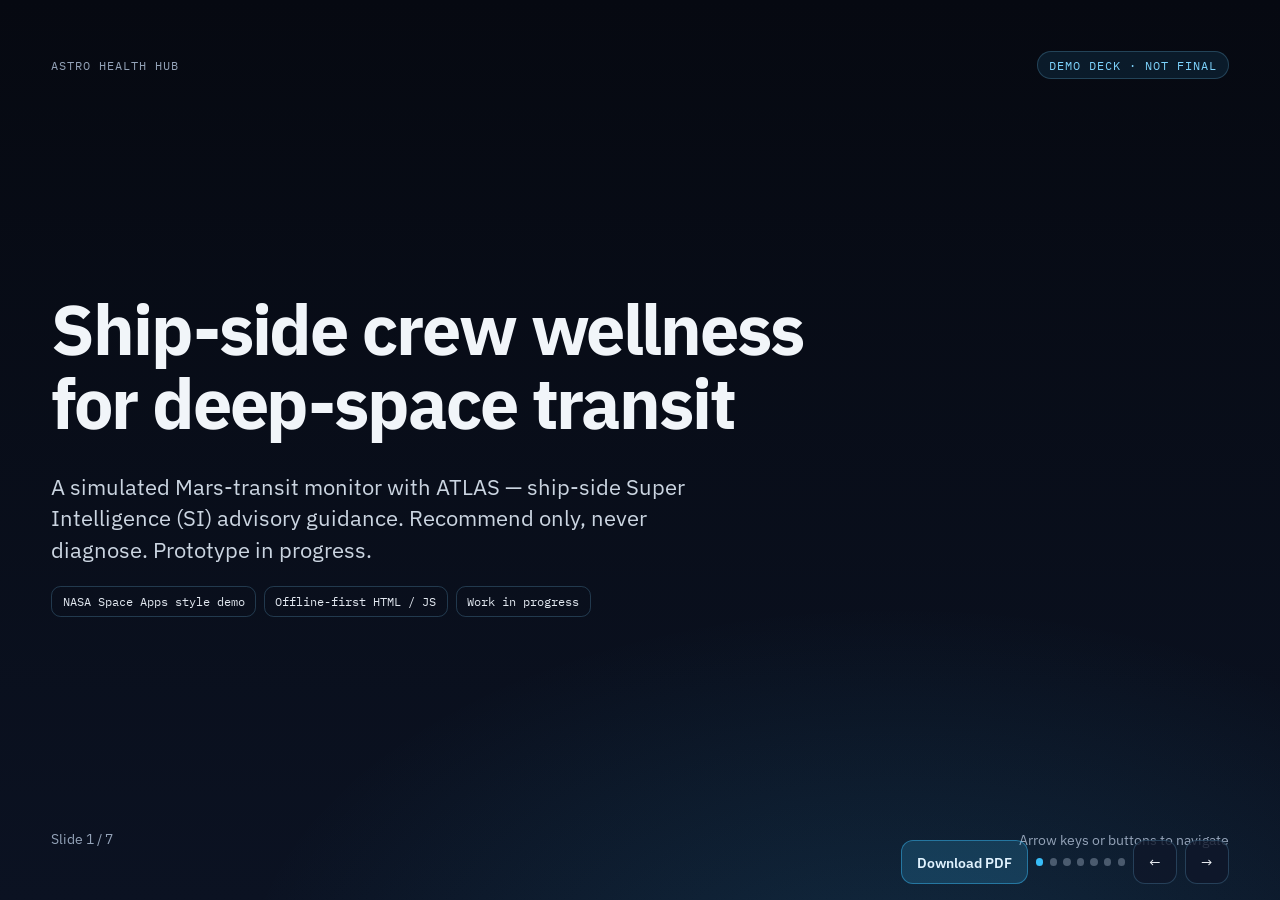
<file: demo-slides.html>
<!DOCTYPE html>
<html lang="en">
<head>
  <meta charset="UTF-8" />
  <meta name="viewport" content="width=device-width, initial-scale=1.0" />
  <title>Astro Health Hub — Demo Slides (WIP)</title>
  <link rel="preconnect" href="https://fonts.googleapis.com" />
  <link rel="preconnect" href="https://fonts.gstatic.com" crossorigin />
  <link href="https://fonts.googleapis.com/css2?family=IBM+Plex+Sans:wght@400;500;600;700&family=IBM+Plex+Mono:wght@500;600&display=swap" rel="stylesheet" />
  <style>
    :root {
      --bg0: #060911;
      --bg1: #0B1222;
      --ink: #F1F5F9;
      --muted: #94A3B8;
      --sky: #38BDF8;
      --sky-soft: #7DD3FC;
      --line: rgba(125, 211, 252, 0.22);
      --card: rgba(11, 17, 32, 0.72);
      --amber: #FBBF24;
      --coral: #FB7185;
    }
    * { box-sizing: border-box; }
    html, body {
      margin: 0;
      height: 100%;
      background: radial-gradient(1200px 700px at 70% 110%, rgba(56,189,248,0.14), transparent 55%),
                  linear-gradient(180deg, var(--bg0), var(--bg1));
      color: var(--ink);
      font-family: "IBM Plex Sans", sans-serif;
      overflow: hidden;
    }
    .deck {
      height: 100%;
      width: 100%;
      position: relative;
    }
    .slide {
      position: absolute;
      inset: 0;
      display: none;
      padding: clamp(1.5rem, 4vw, 3.5rem);
      flex-direction: column;
      justify-content: space-between;
    }
    .slide.active { display: flex; }
    .top {
      display: flex;
      justify-content: space-between;
      align-items: center;
      gap: 1rem;
      font-family: "IBM Plex Mono", monospace;
      font-size: 0.75rem;
      letter-spacing: 0.08em;
      text-transform: uppercase;
      color: var(--muted);
    }
    .badge {
      border: 1px solid var(--line);
      background: rgba(56,189,248,0.1);
      color: var(--sky-soft);
      padding: 0.35rem 0.7rem;
      border-radius: 999px;
    }
    .brand {
      font-size: clamp(2.4rem, 6vw, 4.4rem);
      font-weight: 700;
      letter-spacing: -0.03em;
      line-height: 1.05;
      margin: 0 0 0.75rem;
    }
    h2 {
      font-size: clamp(1.8rem, 4vw, 3rem);
      letter-spacing: -0.02em;
      margin: 0 0 0.85rem;
      line-height: 1.1;
    }
    .lead {
      font-size: clamp(1.05rem, 2vw, 1.35rem);
      color: #CBD5E1;
      max-width: 42rem;
      line-height: 1.45;
      margin: 0;
    }
    .main { flex: 1; display: flex; flex-direction: column; justify-content: center; gap: 1.25rem; }
    .grid {
      display: grid;
      grid-template-columns: repeat(auto-fit, minmax(180px, 1fr));
      gap: 0.9rem;
      max-width: 980px;
    }
    .card {
      background: var(--card);
      border: 1px solid var(--line);
      border-radius: 1rem;
      padding: 1rem 1.1rem;
      backdrop-filter: blur(10px);
    }
    .card h3 {
      margin: 0 0 0.35rem;
      font-size: 1rem;
      color: var(--sky-soft);
      font-family: "IBM Plex Mono", monospace;
      font-weight: 600;
      letter-spacing: 0.04em;
      text-transform: uppercase;
    }
    .card p { margin: 0; color: #E2E8F0; font-size: 0.98rem; line-height: 1.4; }
    .list {
      margin: 0;
      padding: 0;
      list-style: none;
      display: grid;
      gap: 0.7rem;
      max-width: 46rem;
    }
    .list li {
      display: grid;
      grid-template-columns: auto 1fr;
      gap: 0.75rem;
      align-items: start;
      font-size: 1.1rem;
      line-height: 1.35;
    }
    .list .n {
      font-family: "IBM Plex Mono", monospace;
      color: var(--sky);
      font-weight: 600;
      min-width: 1.6rem;
    }
    .footer {
      display: flex;
      justify-content: space-between;
      align-items: center;
      gap: 1rem;
      color: var(--muted);
      font-size: 0.85rem;
    }
    .nav {
      display: flex;
      gap: 0.5rem;
      align-items: center;
    }
    button {
      font: inherit;
      cursor: pointer;
      border: 1px solid var(--line);
      background: rgba(15, 23, 42, 0.8);
      color: var(--ink);
      border-radius: 0.75rem;
      min-height: 44px;
      min-width: 44px;
      padding: 0.55rem 0.9rem;
    }
    button:hover { border-color: rgba(125,211,252,0.5); background: rgba(56,189,248,0.12); }
    a.dl {
      display: inline-flex;
      align-items: center;
      justify-content: center;
      min-height: 44px;
      padding: 0.55rem 0.95rem;
      border-radius: 0.75rem;
      border: 1px solid rgba(56,189,248,0.45);
      background: rgba(56,189,248,0.18);
      color: #E0F2FE;
      text-decoration: none;
      font-weight: 600;
      font-size: 0.9rem;
    }
    a.dl:hover { background: rgba(56,189,248,0.28); }
    .dots { display: flex; gap: 0.4rem; }
    .dots span {
      width: 0.45rem; height: 0.45rem; border-radius: 999px;
      background: rgba(148,163,184,0.45);
    }
    .dots span.on { background: var(--sky); }
    .tag-row { display: flex; flex-wrap: wrap; gap: 0.5rem; }
    .tag {
      font-family: "IBM Plex Mono", monospace;
      font-size: 0.78rem;
      padding: 0.4rem 0.65rem;
      border-radius: 0.6rem;
      border: 1px solid var(--line);
      color: #E2E8F0;
    }
    .tag.ok { color: #7DD3FC; border-color: rgba(56,189,248,0.45); }
    .tag.watch { color: #FDE68A; border-color: rgba(251,191,36,0.45); }
    .tag.act { color: #FDA4AF; border-color: rgba(251,113,133,0.45); }
    .hint { color: var(--muted); font-size: 0.9rem; }
    kbd {
      font-family: "IBM Plex Mono", monospace;
      font-size: 0.75rem;
      border: 1px solid var(--line);
      border-radius: 0.35rem;
      padding: 0.1rem 0.35rem;
      color: var(--sky-soft);
    }
    @media print {
      @page { size: landscape; margin: 0; }
      html, body {
        height: auto;
        overflow: visible;
        background: #070B14 !important;
        -webkit-print-color-adjust: exact;
        print-color-adjust: exact;
      }
      .deck {
        height: auto;
        position: static;
      }
      .slide {
        position: relative;
        inset: auto;
        display: flex !important;
        width: 100vw;
        height: 100vh;
        page-break-after: always;
        break-after: page;
        background: radial-gradient(1200px 700px at 70% 110%, rgba(56,189,248,0.14), transparent 55%),
                    linear-gradient(180deg, #060911, #0B1222);
      }
      .slide:last-of-type { page-break-after: auto; break-after: auto; }
      .print-hide { display: none !important; }
    }
  </style>
</head>
<body>
  <div class="deck" id="deck">

    <!-- 1 -->
    <section class="slide active" data-slide="1">
      <div class="top">
        <span>Astro Health Hub</span>
        <span class="badge">Demo deck · Not final</span>
      </div>
      <div class="main">
        <h1 class="brand">Ship-side crew wellness<br>for deep-space transit</h1>
        <p class="lead">A simulated Mars-transit monitor with ATLAS — ship-side Super Intelligence (SI) advisory guidance. Recommend only, never diagnose. Prototype in progress.</p>
        <div class="tag-row">
          <span class="tag">NASA Space Apps style demo</span>
          <span class="tag">Offline-first HTML / JS</span>
          <span class="tag">Work in progress</span>
        </div>
      </div>
      <div class="footer">
        <span>Slide 1 / 7</span>
        <span class="hint">Arrow keys or buttons to navigate</span>
      </div>
    </section>

    <!-- 2 -->
    <section class="slide" data-slide="2">
      <div class="top">
        <span>The problem</span>
        <span class="badge">Demo deck · Not final</span>
      </div>
      <div class="main">
        <h2>Crew health can’t wait on Earth</h2>
        <p class="lead">On a Mars transit, one-way light delay is ~11+ minutes. Crews need onboard triage before a flight surgeon can reply.</p>
        <div class="grid">
          <div class="card"><h3>Delay</h3><p>Earth advice arrives late. Local decisions still need structure.</p></div>
          <div class="card"><h3>Wearables</h3><p>Bands and vests stream noisy biometrics — someone has to watch them.</p></div>
          <div class="card"><h3>Scope</h3><p>Tools must recommend actions, not invent diagnoses or prescriptions.</p></div>
        </div>
      </div>
      <div class="footer"><span>Slide 2 / 7</span><span>Why this exists</span></div>
    </section>

    <!-- 3 -->
    <section class="slide" data-slide="3">
      <div class="top">
        <span>What we’re building</span>
        <span class="badge">Demo deck · Not final</span>
      </div>
      <div class="main">
        <h2>Astro Health Hub + ATLAS</h2>
        <ul class="list">
          <li><span class="n">01</span><span>Glass ops UI for tablet landscape — Setup → Home → Crew Hub → Ask ATLAS</span></li>
          <li><span class="n">02</span><span>Four simulated crew (Chen, Ortega, Bello, Kowalski) with threshold triage</span></li>
          <li><span class="n">03</span><span>ATLAS voice/text SI (Super Intelligence): wake word, quiet mode, recommend-only replies</span></li>
          <li><span class="n">04</span><span>NASA/CSA-inspired pattern catalog + symptom playbook (offline JSON)</span></li>
        </ul>
      </div>
      <div class="footer"><span>Slide 3 / 7</span><span>Prototype scope</span></div>
    </section>

    <!-- 4 -->
    <section class="slide" data-slide="4">
      <div class="top">
        <span>Product flow</span>
        <span class="badge">Demo deck · Not final</span>
      </div>
      <div class="main">
        <h2>Four screens, one mission loop</h2>
        <div class="grid">
          <div class="card"><h3>Setup</h3><p>Pair WB / VS wearables, Begin mission.</p></div>
          <div class="card"><h3>Home</h3><p>Brand-first entry into the crew hub.</p></div>
          <div class="card"><h3>Crew Hub</h3><p>Statuses, vitals, body lights, 7-day trends, triage.</p></div>
          <div class="card"><h3>Ask ATLAS</h3><p>Heard / reply captions, typed backup, settings.</p></div>
        </div>
        <div class="tag-row" style="margin-top:0.5rem">
          <span class="tag ok">OK</span>
          <span class="tag watch">LOG / Watch</span>
          <span class="tag act">ACT NOW</span>
          <span class="tag">Needs Earth</span>
        </div>
      </div>
      <div class="footer"><span>Slide 4 / 7</span><span>UI tour</span></div>
    </section>

    <!-- 5 -->
    <section class="slide" data-slide="5">
      <div class="top">
        <span>ATLAS behavior</span>
        <span class="badge">Demo deck · Not final</span>
      </div>
      <div class="main">
        <h2>Advisory SI, not a doctor</h2>
        <div class="grid">
          <div class="card"><h3>Observe</h3><p>Simulated suit/band packets mapped to crew.</p></div>
          <div class="card"><h3>Think</h3><p>Thresholds + pattern rules score risk.</p></div>
          <div class="card"><h3>Advise</h3><p>Concise next steps. Medic decides care.</p></div>
          <div class="card"><h3>Escalate</h3><p>Emergency guide + Earth async packet.</p></div>
        </div>
        <p class="lead" style="margin-top:0.5rem">Say “ATLAS…” or type: medic checks, “I feel feverish”, Earth summary, EVA start/end.</p>
      </div>
      <div class="footer"><span>Slide 5 / 7</span><span>Recommend only</span></div>
    </section>

    <!-- 6 -->
    <section class="slide" data-slide="6">
      <div class="top">
        <span>Live demo beats</span>
        <span class="badge">Demo deck · Not final</span>
      </div>
      <div class="main">
        <h2>What we can show right now</h2>
        <ul class="list">
          <li><span class="n">1</span><span><strong>Ortega rough night</strong> — sleep/HR drift into LOG / ACT</span></li>
          <li><span class="n">2</span><span><strong>Symptom talk</strong> — “Aisha feels feverish” → playbook + temp bump</span></li>
          <li><span class="n">3</span><span><strong>EVA focus</strong> — Kowalski outside; hub locks on suit telemetry</span></li>
          <li><span class="n">4</span><span><strong>Band quiet / swap</strong> — missing signal & re-pair simulation</span></li>
          <li><span class="n">5</span><span><strong>Earth summary</strong> — delayed handoff packet for surgeons</span></li>
        </ul>
      </div>
      <div class="footer"><span>Slide 6 / 7</span><span>Judge / audience path</span></div>
    </section>

    <!-- 7 -->
    <section class="slide" data-slide="7">
      <div class="top">
        <span>Status</span>
        <span class="badge">Not the final thing</span>
      </div>
      <div class="main">
        <h2>Working prototype — still evolving</h2>
        <p class="lead">This deck reflects where we are today: glass UI + real mission logic + ATLAS + EVA/symptom demos. Visual polish, offline packaging, and narrative length will keep changing.</p>
        <div class="grid">
          <div class="card"><h3>Now</h3><p>Runnable local hub with simulated crew and catalogs.</p></div>
          <div class="card"><h3>Next</h3><p>Tighten story, harden demos, ship a shareable build.</p></div>
          <div class="card"><h3>Guardrail</h3><p>Always simulated · recommend only · never diagnose.</p></div>
        </div>
      </div>
      <div class="footer"><span>Slide 7 / 7</span><span>Thanks — questions welcome</span></div>
    </section>
  </div>

  <div class="footer print-hide" style="position:fixed; left:0; right:0; bottom:0; padding:1rem clamp(1.5rem,4vw,3.5rem); pointer-events:none;">
    <div></div>
    <div class="nav" style="pointer-events:auto; margin-left:auto;">
      <a class="dl" href="Astro-Health-Hub-Demo-Slides-WIP.pdf" download="Astro-Health-Hub-Demo-Slides-WIP.pdf">Download PDF</a>
      <div class="dots" id="dots" aria-hidden="true"></div>
      <button type="button" id="prev" aria-label="Previous slide">←</button>
      <button type="button" id="next" aria-label="Next slide">→</button>
    </div>
  </div>

  <script>
    const slides = [...document.querySelectorAll(".slide")];
    const dots = document.getElementById("dots");
    let i = 0;
    slides.forEach((_, n) => {
      const d = document.createElement("span");
      if (n === 0) d.classList.add("on");
      dots.appendChild(d);
    });
    function show(n) {
      i = (n + slides.length) % slides.length;
      slides.forEach((s, idx) => s.classList.toggle("active", idx === i));
      [...dots.children].forEach((d, idx) => d.classList.toggle("on", idx === i));
    }
    document.getElementById("prev").onclick = () => show(i - 1);
    document.getElementById("next").onclick = () => show(i + 1);
    window.addEventListener("keydown", (e) => {
      if (e.key === "ArrowRight" || e.key === " " || e.key === "PageDown") { e.preventDefault(); show(i + 1); }
      if (e.key === "ArrowLeft" || e.key === "PageUp") { e.preventDefault(); show(i - 1); }
      if (e.key === "Home") show(0);
      if (e.key === "End") show(slides.length - 1);
    });
  </script>
</body>
</html>
</file>
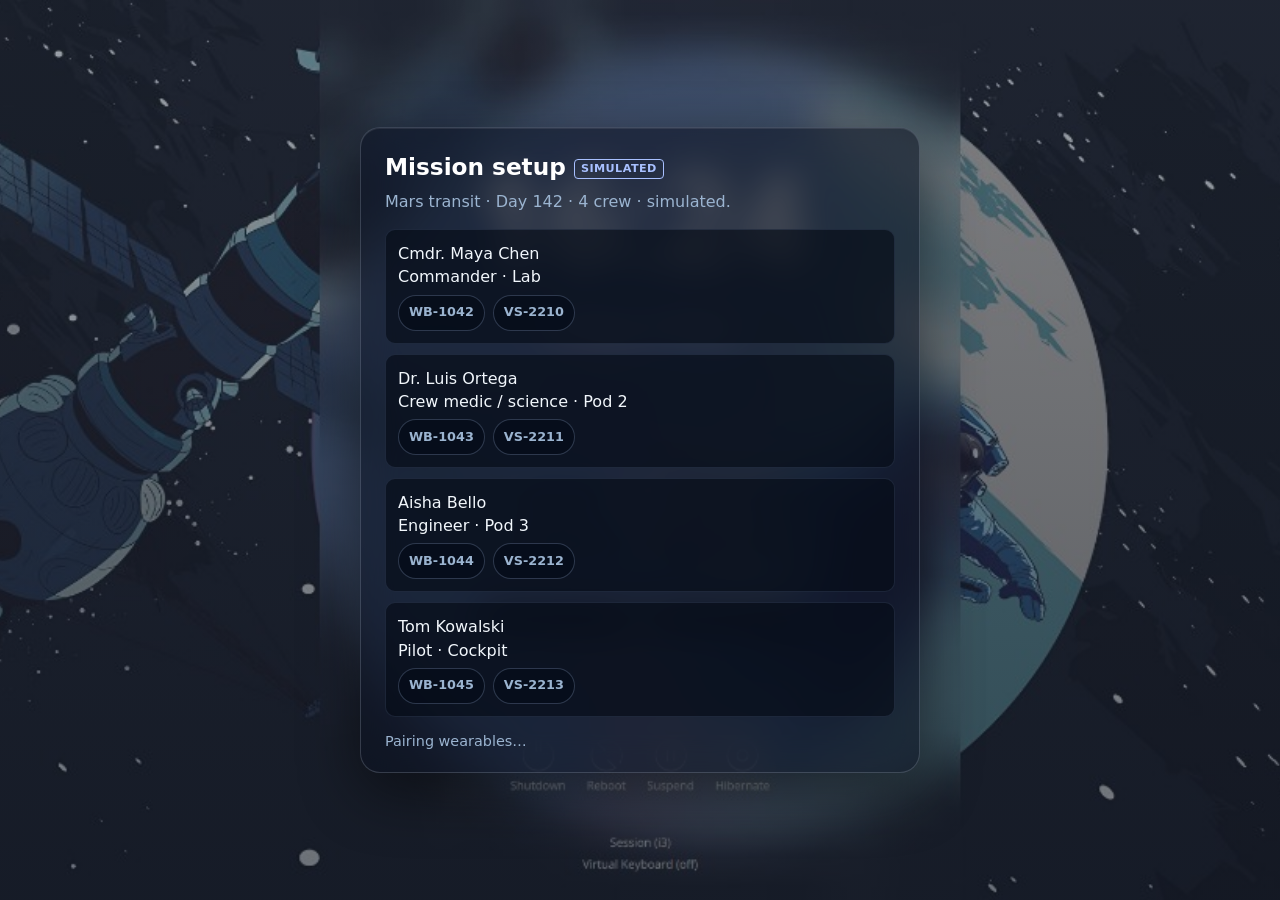
<file: index.legacy.html>
<!DOCTYPE html>
<html lang="en">
<head>
  <meta charset="UTF-8">
  <meta name="viewport" content="width=device-width, initial-scale=1">
  <meta http-equiv="Cache-Control" content="no-cache, no-store, must-revalidate">
  <title>Astro Health Hub</title>
  <link rel="stylesheet" href="style.css?v=4b2-space-bg">
</head>
<body class="on-setup">
  <!-- Mission setup: load mission.js, list crew, pair wearables (simulated) -->
  <section id="setup" class="setup" aria-label="Mission setup simulated">
    <div class="setup-card">
      <h1 class="setup-title">Mission setup <span class="sim-tag">simulated</span></h1>
      <p class="setup-sub" id="setupMission">Loading mission file…</p>
      <ul class="setup-list" id="setupList"></ul>
      <p class="setup-status" id="setupStatus" aria-live="polite">Waiting to pair devices…</p>
      <button type="button" class="btn home-enter" id="setupStart" hidden>Begin</button>
      <p class="setup-voice-note" id="setupVoiceNote" hidden>Begin starts the mic (no greeting). ATLAS stays quiet until you say the wake word, or until ACT NOW / EMERGENCY.</p>
    </div>
  </section>

  <!-- Homepage: brand-first landing, then enter the crew hub -->
  <section id="home" class="home" aria-label="Astro Health Hub home" hidden>
    <div class="home-visual">
      <img src="space-bg.jpg" alt="" class="home-hero-img" width="1600" height="900">
    </div>
    <div class="home-copy">
      <p class="home-brand">Astro Health Hub</p>
      <h1 class="home-headline">Crew care for the long coast to Mars</h1>
      <p class="home-support">A simulated ship-side watch that tracks vitals, talks with the crew, and prepares what Earth needs to see.</p>
      <div class="home-cta">
        <button type="button" class="btn home-enter" id="enterHub">Enter crew hub</button>
      </div>
      <p class="home-note">Prototype for a hackathon demo. Not medical advice. Data is <span class="sim-tag">simulated</span>.</p>
    </div>
  </section>

  <!-- Tablet shell: ~1180x760 landscape layout -->
  <div class="tablet" id="hub" hidden>
    <header class="topbar">
      <div class="topbar-brand">
        <button type="button" class="home-back" id="backHome" aria-label="Back to home">Astro Health Hub</button>
        <h1>Crew Health Monitor</h1>
        <p class="sub"><span id="missionName">Mission</span> &middot; Mission Day <span id="missionDay">—</span> &middot; <span class="sim-tag">simulated</span></p>
      </div>
      <div class="time-board" aria-label="Ship and Earth clocks">
        <div class="time-card ship">
          <span class="time-label">Space time</span>
          <span class="time-value" id="shipTime">--:--:--</span>
          <span class="time-sub" id="shipTimeSub">Ship MET</span>
        </div>
        <div class="time-card earth">
          <span class="time-label">Earth time</span>
          <span class="time-value" id="earthTime">--:--:--</span>
          <span class="time-sub" id="earthTimeSub">UTC</span>
        </div>
      </div>
      <div class="actions">
        <div class="summary" id="summary" aria-live="polite"></div>
        <button class="btn danger" id="emergencyBtn">Emergency guide</button>
        <button class="btn" id="demoBtn">Run demo: Ortega's rough night</button>
        <button class="btn" id="swapBandBtn">Swap Ortega's band</button>
        <button class="btn" id="quietBandBtn">Band goes quiet</button>
        <button class="btn" id="checkInBtn">Run morning check-in (demo)</button>
        <button class="btn" id="earthBtn">Earth summary</button>
      </div>
    </header>

    <main class="workspace">
      <!-- Left: compact crew list -->
      <section class="crew-list panel" id="crew" aria-label="Crew status"></section>

      <!-- Middle: selected astronaut detail (chart canvas stays mounted so Chart.js can update in place) -->
      <section class="detail panel" id="detail" aria-label="Selected astronaut">
        <div id="detailTop"></div>
        <div class="chart-box">
          <h3 class="section-label">7-day trend <span class="sim-tag">simulated</span></h3>
          <div class="chart-frame">
            <canvas id="trendChart" aria-label="Last 7 days of sleep and resting heart rate"></canvas>
          </div>
        </div>
        <div id="detailBottom"></div>
      </section>

      <!-- Right: triage for selected person + Ask the agent -->
      <aside class="rightcol">
        <section class="panel triagepanel" id="triage" aria-label="Triage"></section>
        <section class="panel" id="askPanel">
          <h2 class="logh">Ask ATLAS</h2>
          <div class="askrow">
            <span id="listenInd" class="listen-ind" hidden aria-live="polite">Listening</span>
            <button type="button" class="btn" id="relistenBtn" title="Re-request microphone and restart listening">Relisten</button>
            <details class="settings" id="settingsPanel">
              <summary>Settings</summary>
              <label class="quiet-label">
                <input type="checkbox" id="quietMode" />
                Quiet mode — speak only for ACT NOW and EMERGENCY
              </label>
              <label class="quiet-label">
                <input type="checkbox" id="evaContext" />
                EVA / prebreathe context (for DCS pattern match)
              </label>
              <label class="small settings-pod">Pod mic stand-in <span class="sim-tag">simulated</span>
                <select id="who" aria-label="Pod microphone stand-in for morning check-in"></select>
              </label>
            </details>
          </div>
          <div class="askrow">
            <input id="askIn" type="text" placeholder='Try: "Atlas, medic check for Aisha"' aria-label="Ask ATLAS">
            <button class="btn" id="askBtn">Ask</button>
          </div>
          <div class="captions" id="captions" aria-live="polite">
            <p class="cap"><span class="cap-k">Heard</span> <span id="capHeard">—</span></p>
            <p class="cap"><span class="cap-k">ATLAS</span> <span id="capSaid">—</span></p>
          </div>
          <ol id="askLog"></ol>
        </section>
      </aside>
    </main>

    <!-- Bottom: Agent Log + ship panel + cabin strip -->
    <footer class="bottom">
      <section class="panel logpanel"><h2 class="logh">Agent log</h2><ol id="agentLog"></ol></section>
      <section class="panel shippanel" id="ship" aria-label="Ship panel simulated"></section>
      <section class="panel strip" id="station" aria-live="polite"></section>
    </footer>

    <p class="footnote">Tap any reading to see how to measure it, why it matters and what to do. All data is <span class="sim-tag">simulated</span> in your browser. Thresholds are our team's design values, not NASA figures. Prototype for a hackathon demo. Not medical advice.</p>
  </div>

  <dialog id="guide">
    <div id="guideBody"></div>
    <form method="dialog"><button class="btn">Close</button></form>
  </dialog>

  <!-- Chart.js + mission file + app (mission.js must load first) -->
  <script src="chart.umd.min.js?v=4a2"></script>
  <script src="mission.js?v=4a2"></script>
  <script src="app.js?v=4b-glass-clocks"></script>
</body>
</html>
</file>
<file: style.css>
/* ============================================================
   Astro Health Hub — home + tablet landscape (~1180 × 760)
   Status colors are team design values, not NASA figures.
   ============================================================ */

:root {
  --bg: #050b16;           /* deep space */
  --panel: rgba(14, 22, 40, 0.72); /* glass navy */
  --panel-solid: #0c1628;
  --line: rgba(180, 210, 255, 0.22);
  --line-soft: rgba(140, 170, 210, 0.14);
  --text: #F2F7FC;
  --muted: #9BB4D0;
  --ok: #6EB6FF;
  --watch: #E3B04A;
  --alert: #FF7A8A;
  --earth: #A8C0FF;
  --vital-bg: rgba(6, 12, 24, 0.65);
  --accent: #8EC5FF;
  --white: #FFFFFF;
  --glass: blur(18px) saturate(1.2);
  --font: "Segoe UI", system-ui, -apple-system, Helvetica, Arial, sans-serif;
  --display: "Segoe UI", "Helvetica Neue", Helvetica, Arial, sans-serif;
}

* { box-sizing: border-box; }

html, body {
  margin: 0;
  min-height: 100%;
  color: var(--text);
  font-family: var(--font);
  line-height: 1.45;
  background-color: var(--bg);
  /* User-provided space wallpaper (station + astronaut art) */
  background-image:
    linear-gradient(180deg, rgba(3, 8, 18, 0.35) 0%, rgba(3, 8, 18, 0.55) 100%),
    url("space-bg.jpg");
  background-size: cover;
  background-position: center;
  background-repeat: no-repeat;
  background-attachment: fixed;
}

/* ---- Homepage (first view) ---- */
.home {
  position: relative;
  min-height: 100vh;
  min-height: 100dvh;
  display: grid;
  align-items: end;
  overflow: hidden;
}
.home-visual {
  position: absolute;
  inset: 0;
  z-index: 0;
}
.home-hero-img {
  width: 100%;
  height: 100%;
  object-fit: cover;
  display: block;
  animation: home-drift 28s ease-in-out infinite alternate;
}
@keyframes home-drift {
  from { transform: scale(1.02) translate3d(0, 0, 0); }
  to { transform: scale(1.08) translate3d(-1.5%, -1%, 0); }
}
.home-copy {
  position: relative;
  z-index: 1;
  width: min(640px, 100%);
  margin: clamp(24px, 5vw, 48px);
  padding: clamp(28px, 5vw, 48px);
  padding-bottom: clamp(28px, 5vw, 48px);
  border-radius: 20px;
  border: 1px solid rgba(220, 235, 255, 0.18);
  background: rgba(8, 14, 26, 0.48);
  box-shadow: 0 20px 60px rgba(0, 0, 0, 0.4), inset 0 1px 0 rgba(255,255,255,0.08);
  backdrop-filter: var(--glass);
  -webkit-backdrop-filter: var(--glass);
  animation: home-rise 0.9s ease-out both;
}
@keyframes home-rise {
  from { opacity: 0; transform: translateY(18px); }
  to { opacity: 1; transform: translateY(0); }
}
.home-brand {
  margin: 0 0 14px;
  font-family: var(--display);
  font-size: clamp(2.4rem, 6vw, 4.2rem);
  font-weight: 700;
  letter-spacing: -0.03em;
  line-height: 1.05;
  color: var(--white);
  animation: home-rise 0.9s ease-out 0.08s both;
}
.home-headline {
  margin: 0 0 12px;
  font-family: var(--display);
  font-size: clamp(1.15rem, 2.4vw, 1.55rem);
  font-weight: 600;
  letter-spacing: -0.01em;
  color: var(--accent);
  animation: home-rise 0.9s ease-out 0.16s both;
}
.home-support {
  margin: 0 0 22px;
  max-width: 34rem;
  font-size: 1.05rem;
  color: #c5d6ea;
  animation: home-rise 0.9s ease-out 0.24s both;
}
.home-cta {
  display: flex;
  flex-wrap: wrap;
  gap: 12px;
  animation: home-rise 0.9s ease-out 0.32s both;
}
.home-enter {
  min-height: 48px;
  padding: 12px 22px;
  border-color: var(--white);
  background: var(--white);
  color: #07111F;
  font-size: 1.05rem;
}
.home-enter:hover { filter: brightness(0.96); border-color: var(--white); }
.home-note {
  margin: 18px 0 0;
  font-size: 0.85rem;
  color: var(--muted);
  animation: home-rise 0.9s ease-out 0.4s both;
}
body.on-home,
body.on-setup { overflow: hidden; }
body.on-home .tablet,
body.on-setup .tablet { display: none; }
body.on-setup .home { display: none !important; }
body:not(.on-home):not(.on-setup) .home { display: none; }
body:not(.on-setup) .setup { display: none; }

/* ---- Mission setup (simulated pairing) ---- */
.setup {
  min-height: 100vh;
  min-height: 100dvh;
  display: grid;
  place-items: center;
  padding: 24px;
  background: transparent;
}
.setup-card {
  width: min(560px, 100%);
  background: rgba(12, 18, 32, 0.55);
  border: 1px solid rgba(220, 235, 255, 0.18);
  border-radius: 20px;
  padding: 22px 24px 20px;
  box-shadow: 0 20px 60px rgba(0, 0, 0, 0.45), inset 0 1px 0 rgba(255,255,255,0.08);
  backdrop-filter: var(--glass);
  -webkit-backdrop-filter: var(--glass);
}
.setup-title { margin: 0 0 6px; font-size: 1.45rem; color: var(--white); }
.setup-sub { margin: 0 0 16px; color: var(--muted); }
.setup-list { list-style: none; margin: 0; padding: 0; display: grid; gap: 10px; }
.setup-person {
  display: grid;
  gap: 6px;
  padding: 12px;
  background: var(--vital-bg);
  border: 1px solid var(--line-soft);
  border-radius: 10px;
}
.setup-person strong { color: var(--text); }
.setup-person .sp-role { color: var(--muted); font-size: 0.85rem; }
.setup-devs { display: flex; flex-wrap: wrap; gap: 8px; }
.setup-chip {
  display: inline-flex;
  align-items: center;
  gap: 6px;
  min-height: 36px;
  padding: 4px 10px;
  border-radius: 999px;
  border: 1px solid var(--line);
  font-size: 0.8rem;
  font-weight: 600;
  color: var(--muted);
  background: var(--vital-bg);
}
.setup-chip.pairing { border-color: var(--accent); color: var(--accent); }
.setup-chip.paired { border-color: var(--ok); color: var(--ok); background: rgba(110, 182, 255, 0.12); }
.setup-chip .dot {
  width: 8px; height: 8px; border-radius: 50%; background: currentColor;
}
.setup-chip.pairing .dot { animation: listen-pulse 0.8s ease-in-out infinite; }
.setup-status { margin: 14px 0 0; font-size: 0.9rem; color: var(--muted); min-height: 1.4em; }
.setup-card .home-enter { margin-top: 14px; width: 100%; }

.home-back {
  display: inline-block;
  margin: 0 0 2px;
  padding: 0;
  border: none;
  background: none;
  color: var(--accent);
  font: inherit;
  font-size: 0.8rem;
  font-weight: 700;
  letter-spacing: 0.04em;
  text-transform: uppercase;
  cursor: pointer;
  min-height: 28px;
}
.home-back:hover { color: var(--white); }

/* ---- Tablet shell ---- */
.tablet {
  width: min(1180px, 100%);
  min-height: 760px;
  margin: 16px auto;
  padding: 14px 16px 12px;
  display: flex;
  flex-direction: column;
  gap: 12px;
  animation: hub-in 0.45s ease-out;
}
@keyframes hub-in {
  from { opacity: 0; transform: translateY(10px); }
  to { opacity: 1; transform: translateY(0); }
}

/* ---- Top bar ---- */
.topbar {
  display: flex;
  flex-wrap: wrap;
  gap: 12px 16px;
  justify-content: space-between;
  align-items: center;
  padding: 12px 16px;
  background: rgba(12, 18, 32, 0.55);
  border: 1px solid rgba(220, 235, 255, 0.16);
  border-radius: 18px;
  flex-shrink: 0;
  backdrop-filter: var(--glass);
  -webkit-backdrop-filter: var(--glass);
  box-shadow: inset 0 1px 0 rgba(255,255,255,0.06);
}
.topbar-brand { min-width: 180px; }

/* Dual clocks: Space MET (ship) vs Earth UTC */
.time-board {
  display: flex;
  gap: 10px;
  align-items: stretch;
  flex: 1 1 auto;
  justify-content: center;
  min-width: 0;
}
.time-card {
  min-width: 148px;
  padding: 8px 16px 10px;
  border-radius: 14px;
  border: 1px solid rgba(220, 235, 255, 0.16);
  background: rgba(6, 12, 24, 0.55);
  text-align: center;
  backdrop-filter: blur(10px);
}
.time-card.ship { border-color: rgba(142, 197, 255, 0.35); }
.time-card.earth { border-color: rgba(168, 192, 255, 0.35); }
.time-label {
  display: block;
  font-size: 0.68rem;
  font-weight: 700;
  letter-spacing: 0.08em;
  text-transform: uppercase;
  color: var(--muted);
}
.time-value {
  display: block;
  margin-top: 2px;
  font-family: var(--display);
  font-size: clamp(1.45rem, 2.4vw, 1.85rem);
  font-weight: 700;
  letter-spacing: 0.04em;
  color: var(--white);
  font-variant-numeric: tabular-nums;
  line-height: 1.15;
}
.time-sub {
  display: block;
  margin-top: 2px;
  font-size: 0.72rem;
  color: var(--accent);
}
.topbar h1 {
  margin: 0;
  font-size: 1.35rem;
  font-weight: 700;
  letter-spacing: 0.01em;
}
.sub { margin: 2px 0 0; color: var(--muted); font-size: 0.9rem; }

.sim-tag {
  display: inline-block;
  font-size: 0.7rem;
  font-weight: 700;
  letter-spacing: 0.04em;
  text-transform: uppercase;
  color: var(--earth);
  border: 1px solid var(--earth);
  border-radius: 4px;
  padding: 1px 6px;
  vertical-align: middle;
}

.actions { display: flex; flex-wrap: wrap; gap: 10px; align-items: center; }

.summary { display: flex; flex-wrap: wrap; gap: 8px; }
.pill {
  min-height: 44px;
  display: inline-flex;
  align-items: center;
  padding: 6px 14px;
  border-radius: 999px;
  font-weight: 600;
  border: 2px solid currentColor;
}
.pill.green { color: var(--ok); }
.pill.watch { color: var(--watch); }
.pill.alert { color: var(--alert); }

/* ---- Main 3-column workspace ---- */
.workspace {
  display: grid;
  grid-template-columns: minmax(0, 220px) minmax(0, 1fr) minmax(0, 300px);
  gap: 12px;
  flex: 1;
  min-height: 0; /* allow children to scroll */
  align-items: stretch;
}

.panel {
  background: rgba(12, 18, 32, 0.58);
  border: 1px solid rgba(220, 235, 255, 0.14);
  border-radius: 16px;
  padding: 12px 14px;
  min-height: 0;
  min-width: 0; /* prevent grid blowout / neighbor overlap */
  max-width: 100%;
  overflow: auto;
  backdrop-filter: var(--glass);
  -webkit-backdrop-filter: var(--glass);
  box-shadow: inset 0 1px 0 rgba(255,255,255,0.05);
}

/* ---- Left: crew list ---- */
.crew-list {
  display: flex;
  flex-direction: column;
  gap: 8px;
  overflow: auto;
  padding: 10px;
}

.crew-item {
  display: flex;
  align-items: center;
  justify-content: space-between;
  gap: 8px;
  width: 100%;
  min-height: 52px;
  padding: 10px 12px;
  text-align: left;
  font: inherit;
  color: var(--text);
  background: var(--vital-bg);
  border: 1px solid var(--line-soft);
  border-left: 5px solid var(--ok);
  border-radius: 10px;
  cursor: pointer;
}
.crew-item.watch { border-left-color: var(--watch); }
.crew-item.alert { border-left-color: var(--alert); }
.crew-item.emergency { border-left-color: var(--alert); border-left-width: 8px; }
.crew-item.selected {
  background: #15263C;
  border-color: var(--ok);
  box-shadow: inset 0 0 0 1px var(--ok);
}
.crew-item.selected.watch { border-color: var(--watch); box-shadow: inset 0 0 0 1px var(--watch); }
.crew-item.selected.alert,
.crew-item.selected.emergency { border-color: var(--alert); box-shadow: inset 0 0 0 1px var(--alert); }

.crew-item .ci-name { margin: 0; font-size: 0.95rem; font-weight: 600; }
.crew-item .ci-role { margin: 2px 0 0; color: var(--muted); font-size: 0.75rem; }
.crew-item .ci-badge {
  flex-shrink: 0;
  font-weight: 700;
  font-size: 0.7rem;
  padding: 4px 8px;
  border-radius: 6px;
  color: #07111F;
  background: var(--ok);
}
.crew-item .ci-badge.watch { background: var(--watch); color: #1a1200; }
.crew-item .ci-badge.alert { background: var(--alert); color: #fff; }

/* ---- Middle: selected detail ---- */
.detail {
  overflow-x: hidden;
  overflow-y: auto;
  display: flex;
  flex-direction: column;
  min-width: 0;
}

.card {
  /* detail panel already has panel chrome; card is content only */
  background: transparent;
  border: none;
  border-radius: 0;
  padding: 0;
}
.card.watch,
.card.alert,
.card.emergency { /* status shown via badge / vitals, not left bar here */ }

.card-head {
  display: flex;
  justify-content: space-between;
  align-items: flex-start;
  gap: 8px;
}
.name { margin: 0; font-size: 1.25rem; }
.role { margin: 2px 0 0; color: var(--muted); font-size: 0.9rem; }

.badge {
  font-weight: 700;
  font-size: 0.85rem;
  padding: 6px 12px;
  border-radius: 6px;
  color: #07111F;
  background: var(--ok);
  min-height: 32px;
  display: inline-flex;
  align-items: center;
}
.badge.watch { background: var(--watch); color: #1a1200; }
.badge.alert { background: var(--alert); color: #fff; }

.section-label {
  margin: 12px 0 8px;
  font-size: 0.8rem;
  font-weight: 600;
  letter-spacing: 0.04em;
  text-transform: uppercase;
  color: var(--muted);
}

/* ---- Body lights (worst status from existing evaluate keys) ---- */
.body-lights {
  display: grid;
  grid-template-columns: repeat(3, minmax(0, 1fr));
  gap: 8px;
  width: 100%;
  max-width: 100%;
}
.body-light {
  display: flex;
  align-items: center;
  gap: 10px;
  min-width: 0;
  min-height: 52px;
  padding: 8px 10px;
  text-align: left;
  font: inherit;
  color: var(--text);
  background: var(--vital-bg);
  border: 1px solid var(--line-soft);
  border-radius: 10px;
  cursor: pointer;
}
.body-light:hover { background: #15263C; }
.body-light.watch { border-color: var(--watch); }
.body-light.alert { border-color: var(--alert); }
.body-light.earth { border-color: var(--earth); }

.bl-dot {
  width: 14px;
  height: 14px;
  border-radius: 50%;
  flex-shrink: 0;
  background: var(--ok);
}
.body-light.watch .bl-dot { background: var(--watch); }
.body-light.alert .bl-dot { background: var(--alert); }
.body-light.earth .bl-dot { background: var(--earth); }

.bl-text { display: flex; flex-direction: column; min-width: 0; line-height: 1.25; }
.bl-label { font-size: 0.72rem; color: var(--muted); white-space: nowrap; overflow: hidden; text-overflow: ellipsis; }
.bl-val { font-size: 0.95rem; font-weight: 600; font-variant-numeric: tabular-nums; }
.bl-tag { font-size: 0.68rem; font-weight: 700; color: var(--ok); }
.body-light.watch .bl-tag { color: var(--watch); }
.body-light.alert .bl-tag { color: var(--alert); }
.body-light.earth .bl-tag { color: var(--earth); }

.vitals {
  display: grid;
  grid-template-columns: minmax(0, 1fr) minmax(0, 1fr);
  gap: 10px;
  margin: 14px 0 0;
  width: 100%;
  max-width: 100%;
}
.vital {
  background: var(--vital-bg);
  border-radius: 10px;
  padding: 12px 14px;
  border: 1px solid transparent;
  cursor: pointer;
  min-height: 72px;
}
.vital.watch { border-color: var(--watch); }
.vital.alert { border-color: var(--alert); }
.vital:hover { background: #15263C; }
.vital dt { color: var(--muted); font-size: 0.8rem; }
.vital dd {
  margin: 4px 0 0;
  font-size: 1.55rem;
  font-weight: 600;
  font-variant-numeric: tabular-nums;
}
.vital dd small {
  font-size: 0.75rem;
  color: var(--muted);
  font-weight: 400;
  margin-left: 3px;
}

.base { margin: 12px 0 0; color: var(--muted); font-size: 0.8rem; }
.daily { margin: 12px 0 0; font-size: 0.85rem; color: var(--muted); }
.esc { color: var(--alert); font-weight: 600; margin: 10px 0 0; font-size: 0.9rem; }
.card .btn { margin-top: 12px; }

/* ---- 7-day trend chart (Chart.js, local file) ---- */
.chart-box { margin-top: 12px; flex-shrink: 0; }
.chart-frame {
  height: 160px;
  padding: 8px 6px 4px;
  background: var(--vital-bg);
  border: 1px solid var(--line-soft);
  border-radius: 10px;
}
.chart-frame canvas { width: 100% !important; height: 100% !important; }

/* ---- Right column: triage + ask ---- */
.rightcol {
  display: flex;
  flex-direction: column;
  gap: 12px;
  min-height: 0;
  min-width: 0;
  max-width: 100%;
  overflow: hidden; /* keep triage/ask from painting over detail */
}
.triagepanel {
  flex: 1;
  overflow: auto;
  min-width: 0;
}
.triagepanel .logh { margin-bottom: 10px; }
.triage-empty { color: var(--muted); font-size: 0.9rem; margin: 0; }

.patterns {
  list-style: none;
  margin: 0 0 8px;
  padding: 0;
  display: grid;
  gap: 8px;
}
.patterns li {
  font-size: 0.82rem;
  padding: 10px 12px;
  border-radius: 10px;
  border-left: 4px solid var(--earth);
  background: var(--vital-bg);
}
.patterns strong { display: block; margin-bottom: 2px; color: var(--text); }
.pat-score {
  display: inline-block;
  font-size: 0.7rem;
  font-weight: 700;
  color: var(--accent);
  margin-bottom: 4px;
}
.pat-sum, .pat-rec { margin: 4px 0 0; color: var(--muted); line-height: 1.35; }
.pat-rec { color: var(--text); }

.alerts {
  list-style: none;
  margin: 0;
  padding: 0;
  display: grid;
  gap: 8px;
}
.alerts li {
  font-size: 0.88rem;
  padding: 10px 12px;
  border-radius: 10px;
  border-left: 4px solid var(--watch);
  background: var(--vital-bg);
}
.alerts li.alert { border-left-color: var(--alert); }
.alerts strong { display: block; margin-bottom: 2px; }

.cat {
  display: inline-block;
  margin-top: 6px;
  font-size: 0.75rem;
  padding: 2px 8px;
  border: 1px solid var(--muted);
  border-radius: 999px;
  color: var(--muted);
}
.cat.earth {
  border-color: var(--earth);
  color: var(--earth);
}

#askPanel {
  flex-shrink: 0;
  max-height: 340px;
  display: flex;
  flex-direction: column;
  min-width: 0;
  overflow: auto;
}
.askrow {
  display: flex;
  flex-wrap: wrap;
  gap: 8px;
  align-items: center;
}
.askrow input,
.askrow select {
  font: inherit;
  color: var(--text);
  background: var(--vital-bg);
  border: 1px solid var(--line);
  border-radius: 8px;
  padding: 10px 12px;
  min-height: 44px;
}
.askrow input { flex: 1; min-width: 120px; }
#askLog {
  list-style: none;
  margin: 8px 0 0;
  padding: 0;
  max-height: 72px;
  overflow: auto;
  flex: 1;
}
#askLog li {
  padding: 6px 0;
  border-top: 1px solid var(--line-soft);
  font-size: 0.85rem;
}

/* ---- Always-listening wake word ---- */
.listen-ind {
  display: inline-flex;
  align-items: center;
  gap: 8px;
  min-height: 44px;
  padding: 0 12px;
  font-weight: 700;
  font-size: 0.85rem;
  color: var(--ok);
  border: 1px solid var(--ok);
  border-radius: 8px;
  background: rgba(110, 182, 255, 0.1);
}
.listen-ind::before {
  content: "";
  width: 10px;
  height: 10px;
  border-radius: 50%;
  background: var(--ok);
  animation: listen-pulse 1.2s ease-in-out infinite;
}
@keyframes listen-pulse {
  0%, 100% { opacity: 1; }
  50% { opacity: 0.35; }
}
.settings {
  margin-left: auto;
  min-height: 44px;
  padding: 6px 10px;
  border: 1px solid var(--line);
  border-radius: 8px;
  background: var(--vital-bg);
  color: var(--text);
  font-size: 0.85rem;
}
.settings summary {
  cursor: pointer;
  min-height: 32px;
  display: flex;
  align-items: center;
  font-weight: 600;
  color: var(--accent);
}
.quiet-label {
  display: flex;
  align-items: flex-start;
  gap: 10px;
  margin-top: 10px;
  line-height: 1.35;
  cursor: pointer;
  max-width: 280px;
}
.quiet-label input {
  width: 20px;
  height: 20px;
  min-width: 20px;
  margin-top: 2px;
  accent-color: var(--ok);
}
.settings-pod {
  display: flex;
  flex-direction: column;
  gap: 6px;
  margin-top: 12px;
  max-width: 280px;
}
.settings-pod select {
  font: inherit;
  color: var(--text);
  background: var(--vital-bg);
  border: 1px solid var(--line);
  border-radius: 8px;
  padding: 10px 12px;
  min-height: 44px;
}
.setup-voice-note {
  margin: 12px 0 0;
  font-size: 0.85rem;
  color: var(--muted);
  max-width: 36ch;
}
.captions {
  margin-top: 8px;
  padding: 8px 10px;
  background: var(--vital-bg);
  border: 1px solid var(--line-soft);
  border-radius: 8px;
  font-size: 0.82rem;
}
.cap { margin: 0 0 4px; }
.cap:last-child { margin-bottom: 0; }
.cap-k {
  display: inline-block;
  min-width: 3.4rem;
  font-weight: 700;
  color: var(--muted);
}
#capHeard, #capSaid { color: var(--text); }

/* ---- Bottom: log + ship + cabin ---- */
.bottom {
  display: grid;
  grid-template-columns: 1fr 1.35fr 0.85fr;
  gap: 12px;
  flex-shrink: 0;
}
.logh { margin: 0 0 8px; font-size: 1.05rem; }
.logpanel ol {
  list-style: none;
  margin: 0;
  padding: 0;
  max-height: 150px;
  overflow: auto;
}
.logpanel li {
  padding: 6px 0;
  border-top: 1px solid var(--line-soft);
  font-size: 0.85rem;
}
.logpanel time {
  color: var(--muted);
  margin-right: 10px;
  font-variant-numeric: tabular-nums;
}
.strip {
  font-size: 0.9rem;
  display: flex;
  align-items: center;
}

/* ---- Ship panel (simulated pods / speech / medic page) ---- */
.shippanel { display: flex; flex-direction: column; gap: 8px; }
.ship-pods {
  display: grid;
  grid-template-columns: repeat(auto-fit, minmax(88px, 1fr));
  gap: 6px;
}
.pod {
  display: flex;
  align-items: center;
  gap: 8px;
  min-height: 52px;
  padding: 8px;
  background: var(--vital-bg);
  border: 1px solid var(--line-soft);
  border-radius: 10px;
}
.pod.speaking {
  border-color: var(--ok);
  box-shadow: inset 0 0 0 1px var(--ok);
}
.pod-light {
  width: 14px;
  height: 14px;
  border-radius: 50%;
  flex-shrink: 0;
  background: var(--ok);
}
.pod.watch .pod-light { background: var(--watch); }
.pod.alert .pod-light { background: var(--alert); }
.pod-meta { display: flex; flex-direction: column; min-width: 0; line-height: 1.2; }
.pod-meta strong { font-size: 0.8rem; }
.pod-who, .pod-sleep { font-size: 0.7rem; color: var(--muted); white-space: nowrap; overflow: hidden; text-overflow: ellipsis; }

.ship-speak, .page-card {
  padding: 8px 10px;
  background: var(--vital-bg);
  border: 1px solid var(--line-soft);
  border-radius: 10px;
  font-size: 0.82rem;
}
.ship-speak.active { border-color: var(--ok); }
.ship-speak .muted, .page-card.idle { color: var(--muted); margin: 0; }
.page-card.active {
  border-color: var(--alert);
  border-left: 4px solid var(--alert);
}
.page-card strong { display: block; margin: 2px 0 4px; color: var(--alert); }
.page-card p { margin: 0 0 2px; }

@media (max-width: 900px) {
  .bottom { grid-template-columns: 1fr; }
  .ship-pods { grid-template-columns: repeat(2, 1fr); }
}

.footnote {
  color: var(--muted);
  font-size: 0.8rem;
  margin: 0;
  padding: 0 4px 4px;
  flex-shrink: 0;
}

/* ---- Buttons ---- */
.btn {
  font: inherit;
  font-weight: 600;
  color: var(--text);
  background: rgba(8, 14, 26, 0.72);
  border: 1px solid rgba(200, 220, 255, 0.22);
  border-radius: 10px;
  padding: 10px 14px;
  min-height: 44px;
  cursor: pointer;
  backdrop-filter: blur(8px);
}
.btn:hover { border-color: rgba(220, 235, 255, 0.45); background: rgba(16, 28, 48, 0.85); }
.btn.danger { border-color: var(--alert); color: var(--alert); }
.btn:focus-visible,
.vital:focus-visible,
.crew-item:focus-visible {
  outline: 3px solid #7db4ff;
  outline-offset: 2px;
}

/* ---- Dialogs ---- */
dialog {
  max-width: 540px;
  width: calc(100% - 32px);
  background: rgba(10, 16, 28, 0.92);
  color: var(--text);
  border: 1px solid rgba(220, 235, 255, 0.18);
  border-radius: 16px;
  padding: 22px;
  backdrop-filter: var(--glass);
}
dialog::backdrop { background: rgba(3, 8, 16, 0.78); }
dialog h2 { margin: 0 0 8px; }
dialog h3 { margin: 16px 0 4px; font-size: 1rem; color: var(--muted); }
dialog p, dialog li { margin: 0 0 6px; }
dialog ol { padding-left: 20px; }
dialog form { margin-top: 18px; text-align: right; }
.small { color: var(--muted); font-size: 0.85rem; }
pre.packet {
  white-space: pre-wrap;
  font: 0.85rem/1.5 ui-monospace, Consolas, monospace;
  background: var(--vital-bg);
  padding: 12px;
  border-radius: 8px;
  max-height: 50vh;
  overflow: auto;
}

/* ---- Narrower screens: stack columns ---- */
@media (max-width: 900px) {
  .tablet { margin: 0; min-height: 100vh; border-radius: 0; }
  .workspace {
    grid-template-columns: 1fr;
    grid-template-rows: auto auto auto;
  }
  .crew-list {
    flex-direction: row;
    flex-wrap: wrap;
    max-height: none;
  }
  .crew-item { flex: 1 1 160px; }
  .bottom { grid-template-columns: 1fr; }
  .rightcol { max-height: none; }
  #askPanel { max-height: none; }
  .time-board { order: 3; width: 100%; justify-content: stretch; }
  .time-card { flex: 1; }
}
</file>
